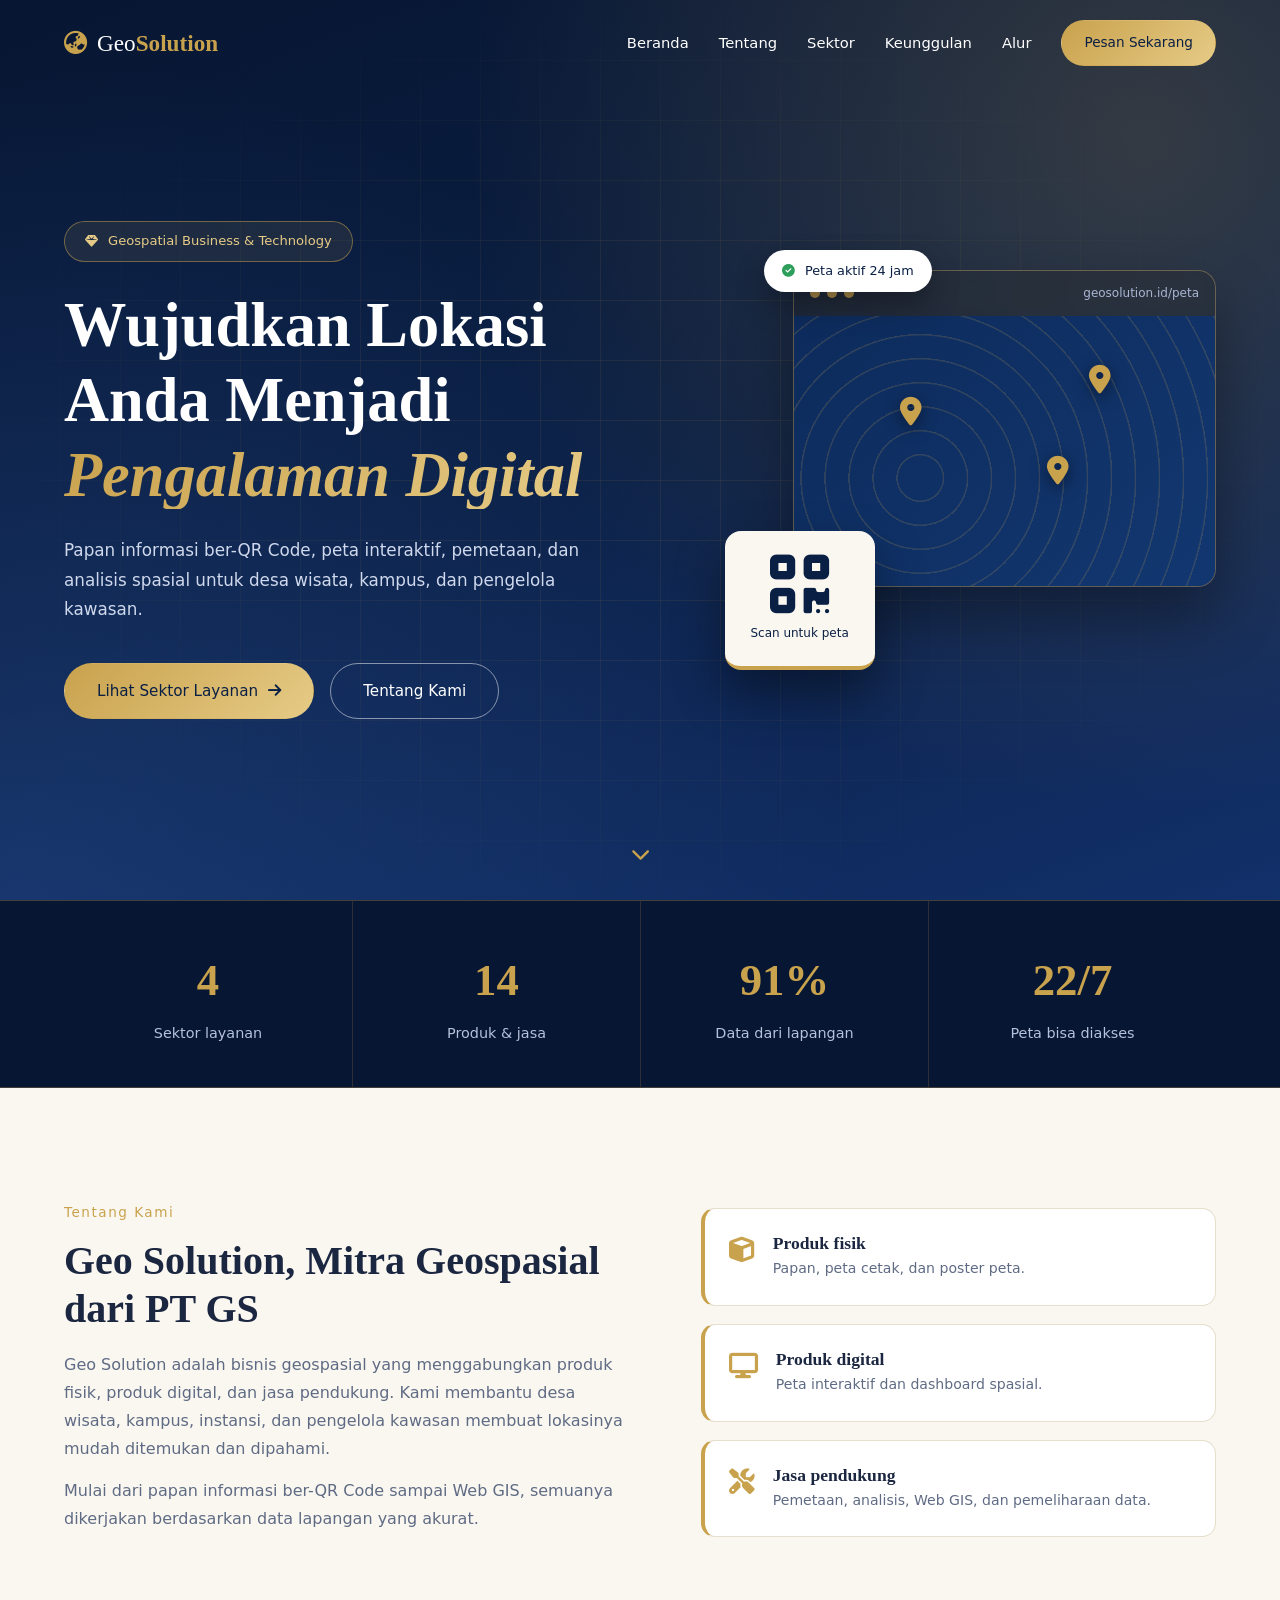
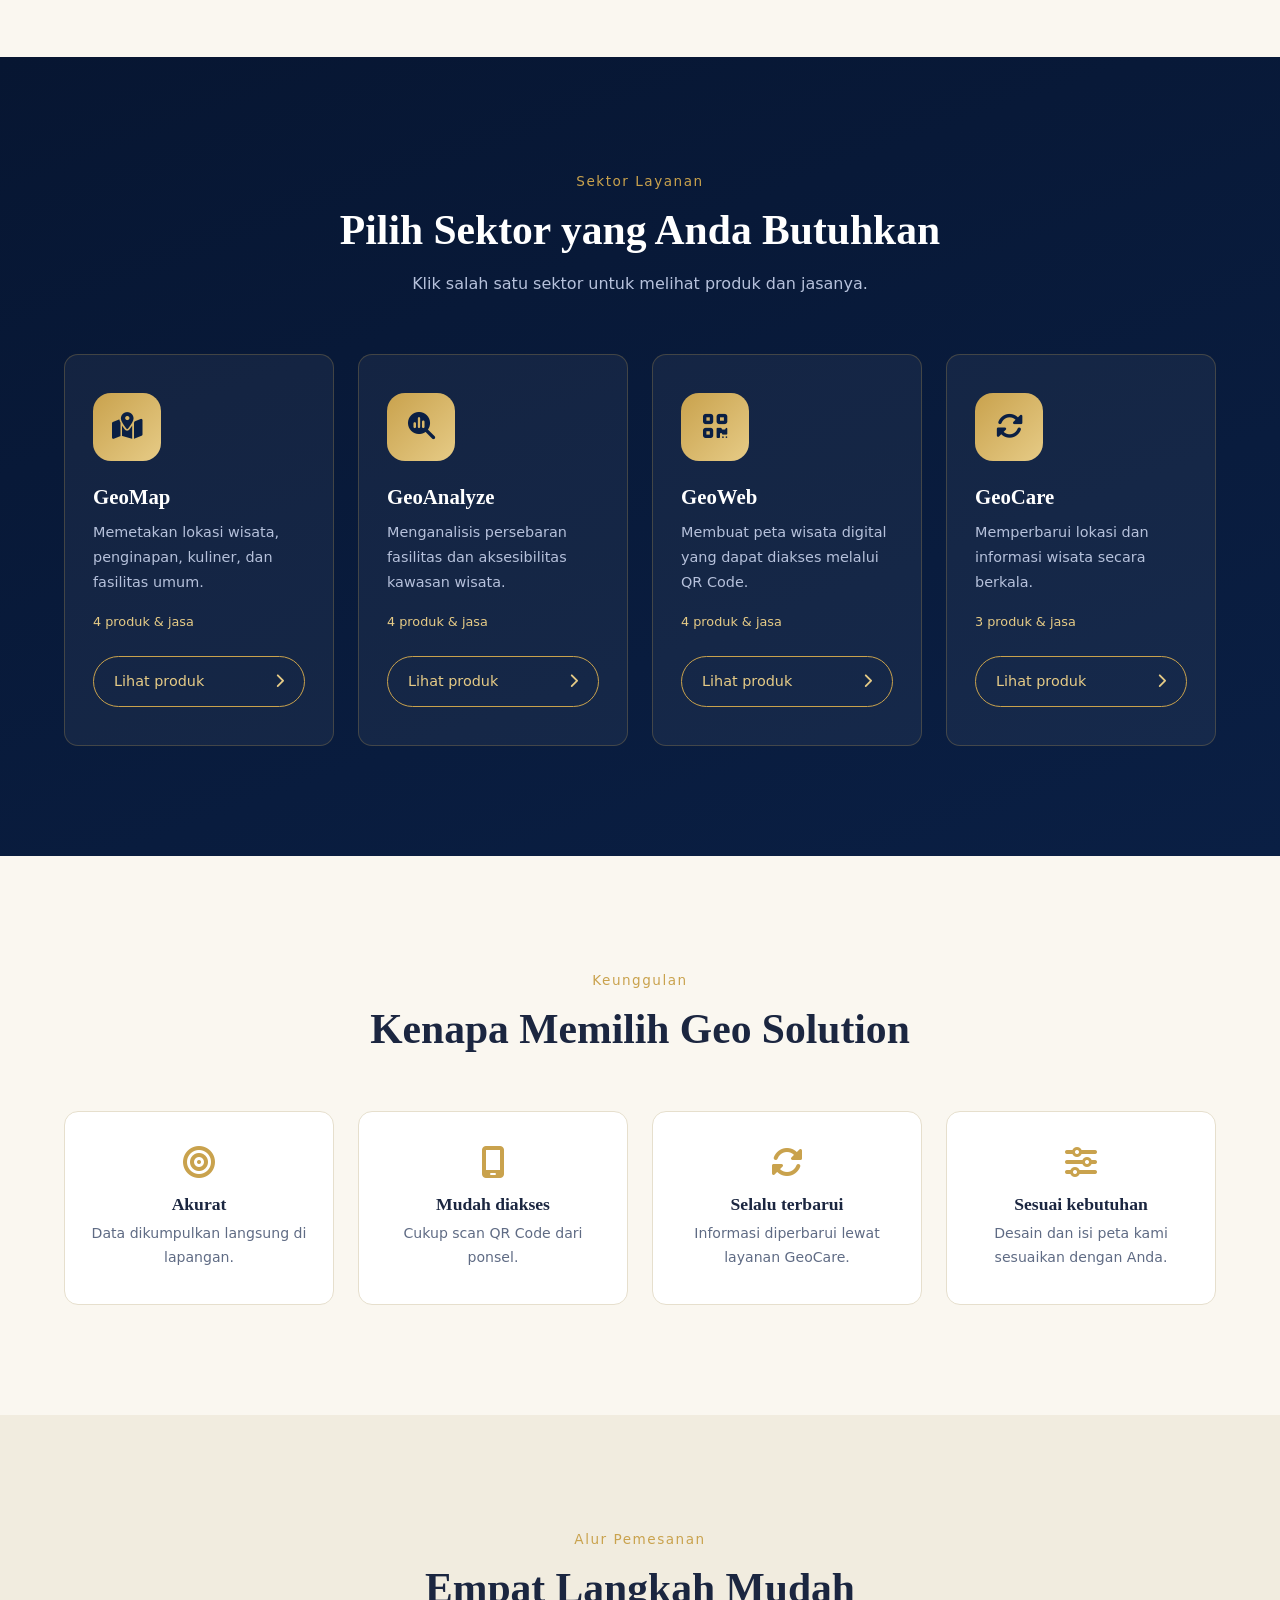
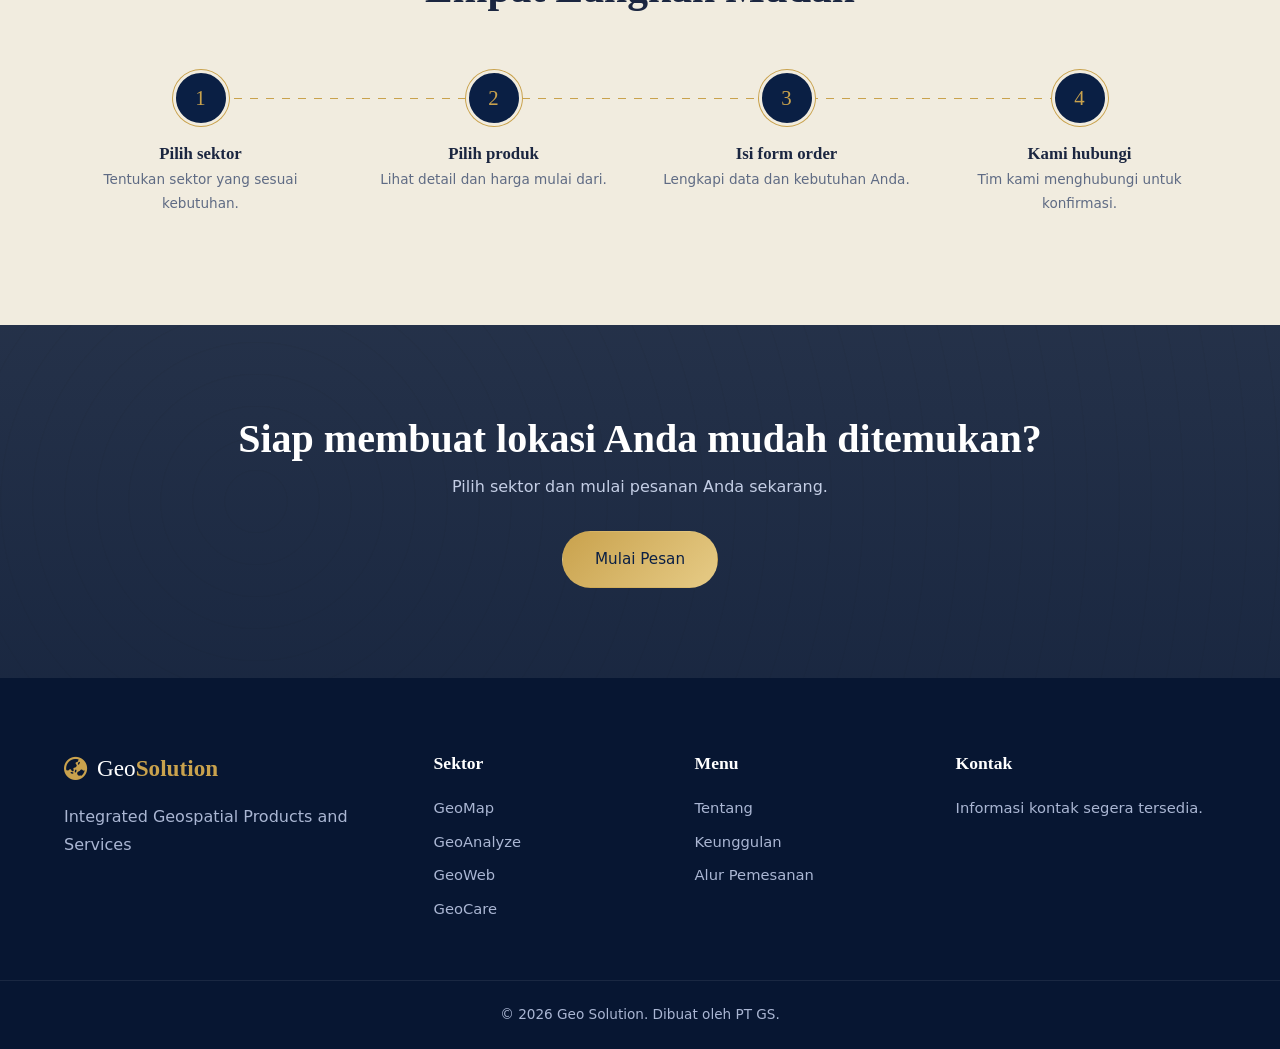
<file: index.html>
<!DOCTYPE html>
<html lang="id">
<head>
  <meta charset="UTF-8">
  <meta name="viewport" content="width=device-width, initial-scale=1">
  <title>Geo Solution | Produk & Jasa Geospasial Profesional</title>
  <meta name="description" content="Geo Solution oleh PT GS: papan QR peta, peta interaktif, pemetaan, analisis spasial, dan Web GIS.">

  <link rel="preconnect" href="https://fonts.googleapis.com">
  <link rel="preconnect" href="https://fonts.gstatic.com" crossorigin>
<link href="https://fonts.googleapis.com/css2?family=Plus+Jakarta+Sans:wght@400;500;600;700;800&display=swap" rel="stylesheet">  <link rel="stylesheet" href="https://cdnjs.cloudflare.com/ajax/libs/font-awesome/6.5.1/css/all.min.css">
  <link rel="stylesheet" href="css/style.css">
  <link rel="stylesheet" href="css/home.css">
</head>
<body>

  <!-- Navbar dibuat otomatis oleh main.js -->
  <div id="navbar-slot"></div>

  <main>

    <!-- HERO -->
    <section class="hero" id="beranda">
      <div class="hero-bg"></div>
      <div class="hero-grid"></div>
      <div class="container hero-content">
        <div class="hero-text">
          <span class="badge"><i class="fa-solid fa-gem"></i> Geospatial Business &amp; Technology</span>
          <h1>Wujudkan Lokasi Anda Menjadi <em>Pengalaman Digital</em></h1>
          <p>Papan informasi ber-QR Code, peta interaktif, pemetaan, dan analisis spasial untuk desa wisata, kampus, dan pengelola kawasan.</p>
          <div class="hero-actions">
            <a href="#sektor" class="btn btn-gold">Lihat Sektor Layanan <i class="fa-solid fa-arrow-right"></i></a>
            <a href="#tentang" class="btn btn-outline">Tentang Kami</a>
          </div>
        </div>

        <div class="hero-visual">
          <div class="map-card float">
            <div class="map-card-head">
              <span></span><span></span><span></span>
              <small>geosolution.id/peta</small>
            </div>
            <div class="map-card-body">
              <i class="fa-solid fa-location-dot p1"></i>
              <i class="fa-solid fa-location-dot p2"></i>
              <i class="fa-solid fa-location-dot p3"></i>
            </div>
          </div>
          <div class="qr-card float-slow">
            <i class="fa-solid fa-qrcode"></i>
            <small>Scan untuk peta</small>
          </div>
          <div class="chip float"><i class="fa-solid fa-circle-check"></i> Peta aktif 24 jam</div>
        </div>
      </div>
      <a href="#statistik" class="scroll-down" aria-label="Gulir ke bawah"><i class="fa-solid fa-chevron-down"></i></a>
    </section>

    <!-- STATISTIK (angka diisi otomatis dari data/produk.js) -->
    <section class="stats" id="statistik">
      <div class="container stats-grid">
        <div class="stat reveal"><strong id="statSektor" data-count="4">0</strong><span>Sektor layanan</span></div>
        <div class="stat reveal"><strong id="statProduk" data-count="10">0</strong><span>Produk &amp; jasa</span></div>
        <div class="stat reveal"><strong data-count="100" data-suffix="%">0</strong><span>Data dari lapangan</span></div>
        <div class="stat reveal"><strong data-count="24" data-suffix="/7">0</strong><span>Peta bisa diakses</span></div>
      </div>
    </section>

    <!-- TENTANG -->
    <section class="section" id="tentang">
      <div class="container about">
        <div class="about-text reveal">
          <span class="eyebrow">Tentang Kami</span>
          <h2>Geo Solution, Mitra Geospasial dari PT GS</h2>
          <p>Geo Solution adalah bisnis geospasial yang menggabungkan produk fisik, produk digital, dan jasa pendukung. Kami membantu desa wisata, kampus, instansi, dan pengelola kawasan membuat lokasinya mudah ditemukan dan dipahami.</p>
          <p>Mulai dari papan informasi ber-QR Code sampai Web GIS, semuanya dikerjakan berdasarkan data lapangan yang akurat.</p>
        </div>
        <div class="about-points">
          <div class="point reveal"><i class="fa-solid fa-cube"></i><div><h4>Produk fisik</h4><p>Papan, peta cetak, dan poster peta.</p></div></div>
          <div class="point reveal"><i class="fa-solid fa-display"></i><div><h4>Produk digital</h4><p>Peta interaktif dan dashboard spasial.</p></div></div>
          <div class="point reveal"><i class="fa-solid fa-screwdriver-wrench"></i><div><h4>Jasa pendukung</h4><p>Pemetaan, analisis, Web GIS, dan pemeliharaan data.</p></div></div>
        </div>
      </div>
    </section>

    <!-- 4 SEKTOR (kartu dibuat otomatis oleh main.js) -->
    <section class="section section-dark" id="sektor">
      <div class="container">
        <div class="section-head reveal">
          <span class="eyebrow">Sektor Layanan</span>
          <h2>Pilih Sektor yang Anda Butuhkan</h2>
          <p>Klik salah satu sektor untuk melihat produk dan jasanya.</p>
        </div>
        <div class="sektor-grid" id="sektorGrid"></div>
      </div>
    </section>

    <!-- KEUNGGULAN -->
    <section class="section" id="keunggulan">
      <div class="container">
        <div class="section-head reveal">
          <span class="eyebrow">Keunggulan</span>
          <h2>Kenapa Memilih Geo Solution</h2>
        </div>
        <div class="why-grid">
          <div class="why-item reveal"><i class="fa-solid fa-bullseye"></i><h4>Akurat</h4><p>Data dikumpulkan langsung di lapangan.</p></div>
          <div class="why-item reveal"><i class="fa-solid fa-mobile-screen"></i><h4>Mudah diakses</h4><p>Cukup scan QR Code dari ponsel.</p></div>
          <div class="why-item reveal"><i class="fa-solid fa-rotate"></i><h4>Selalu terbarui</h4><p>Informasi diperbarui lewat layanan GeoCare.</p></div>
          <div class="why-item reveal"><i class="fa-solid fa-sliders"></i><h4>Sesuai kebutuhan</h4><p>Desain dan isi peta kami sesuaikan dengan Anda.</p></div>
        </div>
      </div>
    </section>

    <!-- ALUR PEMESANAN -->
    <section class="section section-soft" id="alur">
      <div class="container">
        <div class="section-head reveal">
          <span class="eyebrow">Alur Pemesanan</span>
          <h2>Empat Langkah Mudah</h2>
        </div>
        <ol class="steps">
          <li class="reveal"><span>1</span><h4>Pilih sektor</h4><p>Tentukan sektor yang sesuai kebutuhan.</p></li>
          <li class="reveal"><span>2</span><h4>Pilih produk</h4><p>Lihat detail dan harga mulai dari.</p></li>
          <li class="reveal"><span>3</span><h4>Isi form order</h4><p>Lengkapi data dan kebutuhan Anda.</p></li>
          <li class="reveal"><span>4</span><h4>Kami hubungi</h4><p>Tim kami menghubungi untuk konfirmasi.</p></li>
        </ol>
      </div>
    </section>

    <!-- CTA -->
    <section class="cta">
      <div class="container reveal">
        <h2>Siap membuat lokasi Anda mudah ditemukan?</h2>
        <p>Pilih sektor dan mulai pesanan Anda sekarang.</p>
        <a href="#sektor" class="btn btn-gold">Mulai Pesan</a>
      </div>
    </section>

  </main>

  <!-- Footer & tombol WhatsApp dibuat otomatis oleh main.js -->
  <div id="footer-slot"></div>

  <!-- URUTAN PENTING: config -> produk -> main -->
  <script src="data/config.js"></script>
  <script src="data/produk.js"></script>
  <script src="js/main.js"></script>
</body>
</html>
</file>
<file: css/style.css>
/* =========================================================
   GEO SOLUTION – style.css (dipakai semua halaman)
   ========================================================= */

:root {
  --navy: #0A1F44;
  --navy-2: #071632;
  --navy-3: #12306a;
  --gold: #C9A24D;
  --gold-2: #E6CB86;
  --ivory: #FAF7F0;
  --white: #ffffff;
  --ink: #1b2640;
  --muted: #5f6b84;
  --line: #e6dfcd;

  --font-head: 'Playfair Display', Georgia, serif;
  --font-body: 'Poppins', system-ui, sans-serif;

  --radius: 14px;
  --shadow: 0 18px 50px rgba(10, 31, 68, .10);
  --shadow-gold: 0 10px 30px rgba(201, 162, 77, .35);
  --ease: cubic-bezier(.22, .61, .36, 1);
}

/* ---------- RESET ---------- */
*, *::before, *::after { box-sizing: border-box; margin: 0; padding: 0; }
html { scroll-behavior: smooth; scroll-padding-top: 76px; }
body {
  font-family: var(--font-body);
  font-weight: 300;
  line-height: 1.75;
  color: var(--ink);
  background: var(--ivory);
  overflow-x: hidden;
}
img { max-width: 100%; display: block; }
a { color: inherit; text-decoration: none; }
ul, ol { list-style: none; }
button { font-family: inherit; cursor: pointer; }
h1, h2, h3, h4 { font-family: var(--font-head); line-height: 1.2; font-weight: 600; }
:focus-visible { outline: 2px solid var(--gold); outline-offset: 3px; }

.container { width: min(1180px, 90%); margin-inline: auto; }

/* ---------- PRELOADER ---------- */
.preloader {
  position: fixed; inset: 0; z-index: 999;
  background: var(--navy); color: var(--white);
  display: flex; flex-direction: column; align-items: center; justify-content: center; gap: 14px;
  font-family: var(--font-head); font-size: 1.6rem; letter-spacing: 1px;
  transition: opacity .6s var(--ease), visibility .6s;
}
.preloader.hide { opacity: 0; visibility: hidden; }
.preloader .pin { font-size: 2.8rem; color: var(--gold); animation: bounce 1s ease-in-out infinite; }
@keyframes bounce { 0%, 100% { transform: translateY(0); } 50% { transform: translateY(-16px); } }

/* ---------- NAVBAR ---------- */
.navbar {
  position: fixed; top: 0; left: 0; right: 0; z-index: 100;
  display: flex; justify-content: space-between; align-items: center;
  padding: 20px 5%; color: var(--white);
  transition: background .35s, padding .35s, box-shadow .35s;
}
.navbar.scrolled {
  background: rgba(10, 31, 68, .96);
  backdrop-filter: blur(10px);
  padding: 12px 5%;
  box-shadow: 0 4px 24px rgba(0, 0, 0, .25);
}
.logo { font-family: var(--font-head); font-size: 1.45rem; display: flex; align-items: center; gap: 10px; }
.logo i { color: var(--gold); }
.logo b { color: var(--gold); font-weight: 700; }

.menu { display: flex; align-items: center; gap: 30px; font-size: .92rem; }
.menu a:not(.btn) { position: relative; padding: 4px 0; }
.menu a:not(.btn)::after {
  content: ""; position: absolute; left: 0; bottom: 0; width: 0; height: 1px;
  background: var(--gold); transition: width .3s var(--ease);
}
.menu a:not(.btn):hover::after { width: 100%; }
.burger { display: none; background: none; border: 0; color: var(--white); font-size: 1.5rem; }

/* ---------- TOMBOL ---------- */
.btn {
  display: inline-flex; align-items: center; justify-content: center; gap: 10px;
  padding: 14px 32px; border-radius: 50px;
  font-size: .95rem; font-weight: 500;
  border: 1.5px solid transparent;
  position: relative; overflow: hidden;
  transition: transform .3s var(--ease), box-shadow .3s, background .3s, color .3s;
}
.btn-sm { padding: 10px 22px; font-size: .85rem; }
.btn-gold { background: linear-gradient(135deg, var(--gold), var(--gold-2)); color: var(--navy); }
.btn-gold:hover { transform: translateY(-3px); box-shadow: var(--shadow-gold); }
.btn-gold::before {
  content: ""; position: absolute; top: 0; left: -80%; width: 50%; height: 100%;
  background: linear-gradient(120deg, transparent, rgba(255, 255, 255, .6), transparent);
  transform: skewX(-20deg);
}
.btn-gold:hover::before { animation: shine .8s; }
@keyframes shine { to { left: 130%; } }
.btn-outline { border-color: rgba(255, 255, 255, .5); color: var(--white); }
.btn-outline:hover { border-color: var(--gold); background: rgba(201, 162, 77, .15); transform: translateY(-3px); }
.btn-navy { background: var(--navy); color: var(--white); }
.btn-navy:hover { background: var(--navy-3); transform: translateY(-3px); }

/* ---------- SECTION UMUM ---------- */
.section { padding: 110px 0; }
.section-dark { background: linear-gradient(160deg, var(--navy-2), var(--navy)); color: var(--white); }
.section-soft { background: #f1ecdf; }
.section-head { text-align: center; max-width: 640px; margin: 0 auto 56px; }
.section-head h2 { font-size: clamp(1.8rem, 3.4vw, 2.6rem); margin-bottom: 14px; }
.section-head p { color: var(--muted); }
.section-dark .section-head p { color: #b6c1db; }
.eyebrow { display: inline-block; margin-bottom: 12px; color: var(--gold); font-size: .85rem; font-weight: 500; letter-spacing: 1.5px; }

/* ---------- FOOTER ---------- */
.footer { background: var(--navy-2); color: #aab6d3; padding-top: 70px; }
.footer-grid { display: grid; grid-template-columns: 1.5fr 1fr 1fr 1.2fr; gap: 44px; padding-bottom: 50px; }
.footer .logo { color: var(--white); margin-bottom: 14px; }
.footer h5 { color: var(--white); font-family: var(--font-head); font-size: 1.1rem; margin-bottom: 16px; }
.footer-grid a:not(.logo) { display: block; margin-bottom: 8px; font-size: .92rem; transition: color .3s, transform .3s; }
.footer-grid a:not(.logo):hover { color: var(--gold); transform: translateX(4px); }
.footer-contact li { display: flex; gap: 12px; margin-bottom: 10px; font-size: .92rem; }
.footer-contact i { color: var(--gold); margin-top: 6px; }
.footer-bottom { padding: 22px 0; text-align: center; font-size: .85rem; border-top: 1px solid rgba(255, 255, 255, .08); }

/* ---------- WHATSAPP MELAYANG ---------- */
.wa-float {
  position: fixed; right: 24px; bottom: 24px; z-index: 90;
  width: 58px; height: 58px; display: grid; place-items: center;
  border-radius: 50%; background: #25D366; color: var(--white); font-size: 1.9rem;
  box-shadow: 0 10px 28px rgba(37, 211, 102, .45);
  animation: ring 2.6s infinite; transition: transform .3s;
}
.wa-float:hover { transform: scale(1.1); }
@keyframes ring { 0% { box-shadow: 0 0 0 0 rgba(37, 211, 102, .5); } 70%, 100% { box-shadow: 0 0 0 20px rgba(37, 211, 102, 0); } }

/* ---------- ANIMASI SCROLL ---------- */
.reveal { opacity: 0; transform: translateY(32px); transition: opacity .8s var(--ease), transform .8s var(--ease); }
.reveal.in { opacity: 1; transform: none; }
.reveal:nth-child(2) { transition-delay: .1s; }
.reveal:nth-child(3) { transition-delay: .2s; }
.reveal:nth-child(4) { transition-delay: .3s; }

/* ---------- RESPONSIVE ---------- */
@media (max-width: 1024px) {
  .footer-grid { grid-template-columns: 1fr 1fr; }
}
@media (max-width: 720px) {
  .burger { display: block; }
  .menu {
    position: absolute; top: 100%; left: 0; right: 0;
    flex-direction: column; gap: 18px; padding: 26px;
    background: var(--navy); display: none;
  }
  .menu.open { display: flex; }
  .section { padding: 76px 0; }
  .footer-grid { grid-template-columns: 1fr; }
}

/* ---------- AKSESIBILITAS ---------- */
@media (prefers-reduced-motion: reduce) {
  *, *::before, *::after { animation: none !important; transition: none !important; }
  .reveal { opacity: 1; transform: none; }
}
</file>
<file: css/home.css>
/* =========================================================
   GEO SOLUTION – home.css (hanya untuk index.html)
   ========================================================= */

/* ---------- HERO ---------- */
.hero {
  position: relative; min-height: 100vh;
  display: flex; align-items: center;
  padding: 130px 0 90px; color: var(--white);
  background: linear-gradient(160deg, var(--navy-2), var(--navy) 50%, var(--navy-3));
  overflow: hidden;
}
.hero-bg {
  position: absolute; inset: -20%;
  background:
    radial-gradient(circle at 78% 25%, rgba(201, 162, 77, .22), transparent 40%),
    radial-gradient(circle at 15% 85%, rgba(60, 110, 200, .25), transparent 45%);
  animation: glow 12s ease-in-out infinite alternate;
}
@keyframes glow { to { transform: translate(3%, -3%) scale(1.08); } }
.hero-grid {
  position: absolute; inset: 0;
  background-image:
    linear-gradient(rgba(201, 162, 77, .09) 1px, transparent 1px),
    linear-gradient(90deg, rgba(201, 162, 77, .09) 1px, transparent 1px);
  background-size: 60px 60px;
  -webkit-mask-image: radial-gradient(ellipse at center, #000 30%, transparent 75%);
  mask-image: radial-gradient(ellipse at center, #000 30%, transparent 75%);
  animation: gridMove 30s linear infinite;
}
@keyframes gridMove { to { background-position: 60px 60px; } }

.hero-content { position: relative; display: grid; grid-template-columns: 1.1fr .9fr; gap: 60px; align-items: center; }
.badge {
  display: inline-flex; align-items: center; gap: 10px;
  padding: 8px 20px; margin-bottom: 26px;
  border: 1px solid rgba(201, 162, 77, .5); border-radius: 50px;
  background: rgba(201, 162, 77, .1);
  color: var(--gold-2); font-size: .82rem;
}
.hero h1 { font-size: clamp(2.3rem, 5vw, 3.9rem); margin-bottom: 24px; }
.hero h1 em {
  font-style: italic;
  background: linear-gradient(135deg, var(--gold), var(--gold-2));
  -webkit-background-clip: text; background-clip: text; color: transparent;
}
.hero-text p { max-width: 540px; font-size: 1.05rem; color: #cfd8ec; margin-bottom: 38px; }
.hero-actions { display: flex; gap: 16px; flex-wrap: wrap; }

.hero-visual { position: relative; height: 440px; }
.map-card {
  position: absolute; top: 20px; right: 0; width: 86%;
  background: rgba(255, 255, 255, .06);
  border: 1px solid rgba(201, 162, 77, .35);
  border-radius: 18px; overflow: hidden;
  backdrop-filter: blur(6px);
  box-shadow: 0 30px 60px rgba(0, 0, 0, .35);
}
.map-card-head { display: flex; align-items: center; gap: 7px; padding: 12px 16px; background: rgba(0, 0, 0, .25); }
.map-card-head span { width: 10px; height: 10px; border-radius: 50%; background: var(--gold); opacity: .8; }
.map-card-head small { margin-left: auto; color: #aab6d3; font-size: .75rem; }
.map-card-body {
  position: relative; height: 270px;
  background:
    repeating-radial-gradient(circle at 30% 60%, transparent 0 22px, rgba(201, 162, 77, .18) 23px 24px),
    linear-gradient(135deg, #0d2b5c, #123770);
}
.map-card-body i { position: absolute; color: var(--gold); font-size: 1.8rem; filter: drop-shadow(0 4px 8px rgba(0, 0, 0, .5)); animation: pulsePin 2.4s ease-in-out infinite; }
.map-card-body .p1 { top: 30%; left: 25%; }
.map-card-body .p2 { top: 52%; left: 60%; animation-delay: .6s; }
.map-card-body .p3 { top: 18%; left: 70%; animation-delay: 1.2s; }
@keyframes pulsePin { 0%, 100% { transform: translateY(0) scale(1); } 50% { transform: translateY(-8px) scale(1.15); } }

.qr-card {
  position: absolute; bottom: 20px; left: 0; width: 150px; padding: 20px; text-align: center;
  background: var(--ivory); color: var(--navy);
  border-radius: 16px; border-bottom: 4px solid var(--gold);
  box-shadow: 0 24px 50px rgba(0, 0, 0, .4);
}
.qr-card i { font-size: 4.2rem; display: block; }
.qr-card small { font-size: .75rem; font-weight: 500; }
.chip {
  position: absolute; top: 0; left: 8%; padding: 10px 18px; border-radius: 50px;
  background: var(--white); color: var(--navy); font-size: .8rem; font-weight: 500;
  box-shadow: 0 14px 30px rgba(0, 0, 0, .3);
}
.chip i { color: #2e9e5b; margin-right: 6px; }
.float { animation: float 5s ease-in-out infinite; }
.float-slow { animation: float 7s ease-in-out infinite reverse; }
@keyframes float { 50% { transform: translateY(-14px); } }
.scroll-down { position: absolute; bottom: 28px; left: 50%; transform: translateX(-50%); color: var(--gold); font-size: 1.2rem; animation: bounce 1.8s infinite; }

/* ---------- STATISTIK ---------- */
.stats { background: var(--navy-2); border-top: 1px solid rgba(201, 162, 77, .3); border-bottom: 1px solid rgba(201, 162, 77, .3); }
.stats-grid { display: grid; grid-template-columns: repeat(4, 1fr); text-align: center; }
.stat { padding: 40px 10px; color: var(--white); }
.stat + .stat { border-left: 1px solid rgba(201, 162, 77, .2); }
.stat strong { display: block; font-family: var(--font-head); font-size: 2.8rem; color: var(--gold); }
.stat span { font-size: .9rem; color: #b6c1db; }

/* ---------- TENTANG ---------- */
.about { display: grid; grid-template-columns: 1.1fr 1fr; gap: 70px; align-items: center; }
.about-text h2 { font-size: clamp(1.8rem, 3.4vw, 2.5rem); margin-bottom: 18px; }
.about-text p { color: var(--muted); margin-bottom: 14px; }
.about-points { display: grid; gap: 18px; }
.point {
  display: flex; gap: 18px; padding: 24px;
  background: var(--white); border: 1px solid var(--line); border-left: 4px solid var(--gold);
  border-radius: var(--radius); transition: .35s var(--ease);
}
.point:hover { transform: translateX(8px); box-shadow: var(--shadow); }
.point i { font-size: 1.6rem; color: var(--gold); margin-top: 4px; }
.point h4 { font-size: 1.1rem; margin-bottom: 2px; }
.point p { font-size: .88rem; color: var(--muted); }

/* ---------- SEKTOR ---------- */
.sektor-grid { display: grid; grid-template-columns: repeat(4, 1fr); gap: 24px; }
.sektor-card {
  display: flex; flex-direction: column; padding: 38px 28px;
  background: rgba(255, 255, 255, .05);
  border: 1px solid rgba(201, 162, 77, .25); border-radius: var(--radius);
  transition: transform .4s var(--ease), background .4s, border-color .4s, box-shadow .4s;
}
.sektor-card:hover { transform: translateY(-10px); background: rgba(255, 255, 255, .1); border-color: var(--gold); box-shadow: 0 24px 50px rgba(0, 0, 0, .35); }
.sektor-icon {
  width: 68px; height: 68px; display: grid; place-items: center; margin-bottom: 24px;
  border-radius: 18px; background: linear-gradient(135deg, var(--gold), var(--gold-2));
  color: var(--navy); font-size: 1.7rem;
  transition: transform .4s var(--ease);
}
.sektor-card:hover .sektor-icon { transform: rotate(-8deg) scale(1.08); }
.sektor-card h3 { font-size: 1.3rem; margin-bottom: 10px; }
.sektor-card p { font-size: .9rem; color: #b6c1db; margin-bottom: 16px; }
.sektor-count { font-size: .8rem; color: var(--gold-2); margin-bottom: 22px; }
.sektor-btn {
  margin-top: auto; display: inline-flex; align-items: center; justify-content: space-between;
  padding: 12px 20px; border: 1px solid var(--gold); border-radius: 50px;
  color: var(--gold-2); font-size: .9rem; font-weight: 500;
  transition: background .3s, color .3s;
}
.sektor-btn i { transition: transform .3s; }
.sektor-card:hover .sektor-btn { background: var(--gold); color: var(--navy); }
.sektor-card:hover .sektor-btn i { transform: translateX(6px); }

/* ---------- KEUNGGULAN ---------- */
.why-grid { display: grid; grid-template-columns: repeat(4, 1fr); gap: 24px; }
.why-item {
  padding: 34px 26px; text-align: center;
  background: var(--white); border: 1px solid var(--line); border-radius: var(--radius);
  transition: .35s var(--ease);
}
.why-item:hover { transform: translateY(-6px); box-shadow: var(--shadow); border-color: var(--gold); }
.why-item i { font-size: 2rem; color: var(--gold); margin-bottom: 16px; }
.why-item h4 { font-size: 1.1rem; margin-bottom: 6px; }
.why-item p { font-size: .88rem; color: var(--muted); }

/* ---------- ALUR ---------- */
.steps { display: grid; grid-template-columns: repeat(4, 1fr); gap: 20px; position: relative; }
.steps::before {
  content: ""; position: absolute; top: 28px; left: 12%; right: 12%; height: 1px;
  background: repeating-linear-gradient(90deg, var(--gold) 0 8px, transparent 8px 16px);
}
.steps li { position: relative; text-align: center; padding: 0 8px; }
.steps span {
  position: relative; width: 56px; height: 56px; margin: 0 auto 18px;
  display: grid; place-items: center; border-radius: 50%;
  background: var(--navy); color: var(--gold);
  font-family: var(--font-head); font-size: 1.3rem;
  border: 3px solid #f1ecdf; box-shadow: 0 0 0 1px var(--gold);
  transition: transform .4s var(--ease), background .4s, color .4s;
}
.steps li:hover span { transform: scale(1.12); background: var(--gold); color: var(--navy); }
.steps h4 { font-size: 1.05rem; margin-bottom: 4px; }
.steps p { font-size: .85rem; color: var(--muted); }

/* ---------- CTA ---------- */
.cta {
  padding: 90px 0; text-align: center; color: var(--white);
  background:
    linear-gradient(rgba(7, 22, 50, .88), rgba(7, 22, 50, .92)),
    repeating-radial-gradient(circle at 20% 50%, transparent 0 30px, rgba(201, 162, 77, .15) 31px 32px);
}
.cta h2 { font-size: clamp(1.7rem, 3.4vw, 2.5rem); margin-bottom: 10px; }
.cta p { color: #c4cee5; margin-bottom: 30px; }

/* ---------- RESPONSIVE ---------- */
@media (max-width: 1024px) {
  .hero-content, .about { grid-template-columns: 1fr; }
  .hero-visual { max-width: 460px; margin: 20px auto 0; }
  .sektor-grid, .why-grid { grid-template-columns: 1fr 1fr; }
  .steps { grid-template-columns: 1fr 1fr; row-gap: 36px; }
  .steps::before { display: none; }
}
@media (max-width: 720px) {
  .stats-grid { grid-template-columns: 1fr 1fr; }
  .stat:nth-child(3) { border-left: 0; }
  .sektor-grid, .why-grid, .steps { grid-template-columns: 1fr; }
  .hero-visual { height: 380px; }
}
</file>
